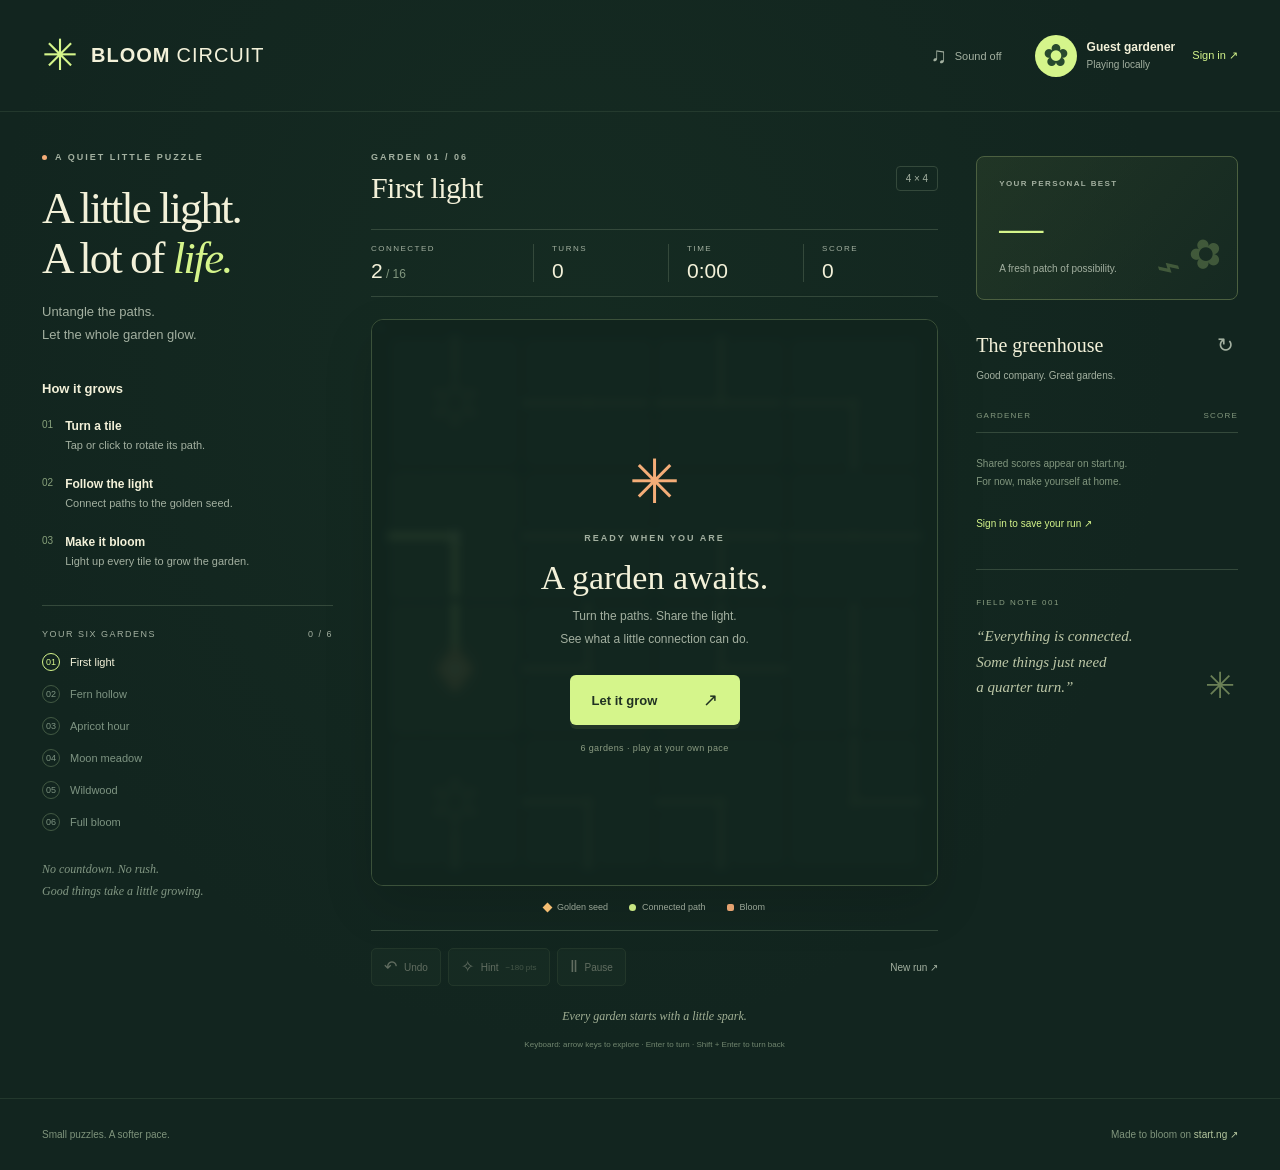
<file: index.html>
<!doctype html>
<html lang="en">
<head>
  <meta charset="UTF-8">
  <meta name="viewport" content="width=device-width, initial-scale=1">
  <meta name="theme-color" content="#12251f">
  <meta name="description" content="A little light. A lot of life. Rotate the paths, connect every tile, and bring six quiet gardens into bloom.">
  <meta property="og:title" content="Bloom Circuit">
  <meta property="og:description" content="A cozy connection puzzle. Six gardens waiting for a little light.">
  <meta property="og:image" content="./cover.png">
  <title>Bloom Circuit — a little light, a lot of life</title>
  <link rel="icon" type="image/svg+xml" href="./icon.svg">
  <link rel="stylesheet" href="./style.css">
</head>
<body>
  <header class="header wrap">
    <a href="./" class="brand" aria-label="Bloom Circuit home"><span class="brand-mark" aria-hidden="true">✳</span><span>BLOOM<span class="brand-light">CIRCUIT</span></span></a>
    <div class="header-right">
      <button id="sound" class="icon-button" aria-label="Turn sound on" aria-pressed="false" title="Sound">♫<span class="sound-label">Sound off</span></button>
      <div class="profile" id="player-card">
        <div class="face-wrap"><img id="player-face" alt="Your start.ng character" hidden><span id="guest-face" aria-hidden="true">✿</span></div>
        <div class="profile-copy"><b id="player-name">Guest gardener</b><span id="player-account">Playing locally</span></div>
        <a id="player-sign-in" class="sign-in" href="https://start.ng/">Sign in ↗</a>
      </div>
    </div>
  </header>

  <main class="wrap layout">
    <aside class="intro">
      <div class="eyebrow"><span class="small-spark"></span> A QUIET LITTLE PUZZLE</div>
      <h1>A little light.<br> A lot of <em>life.</em></h1>
      <p class="lede">Untangle the paths.<br> Let the whole garden glow.</p>
      <div class="how-to"><h2>How it grows</h2><ol><li><span>01</span><p><b>Turn a tile</b>Tap or click to rotate its path.</p></li><li><span>02</span><p><b>Follow the light</b>Connect paths to the golden seed.</p></li><li><span>03</span><p><b>Make it bloom</b>Light up every tile to grow the garden.</p></li></ol></div>
      <div class="journey"><div class="section-label">YOUR SIX GARDENS <span id="journey-count">0 / 6</span></div><div id="journey-list"></div></div>
      <p class="gentle-note">No countdown. No rush.<br>Good things take a little growing.</p>
    </aside>

    <section class="game-panel" aria-label="Bloom Circuit game">
      <div class="game-heading"><div><div class="eyebrow" id="garden-number">GARDEN 01 / 06</div><h2 id="garden-name">First light</h2></div><span class="size-badge" id="garden-size">4 × 4</span></div>
      <div class="stats"><div><span>CONNECTED</span><b><span id="connected">1</span><small id="tile-total"> / 16</small></b></div><div><span>TURNS</span><b id="moves">0</b></div><div><span>TIME</span><b id="timer">0:00</b></div><div><span>SCORE</span><b id="score">0</b></div></div>
      <div class="board-surround"><div class="board-detail top-left" aria-hidden="true">✦</div><div class="board-detail bottom-right" aria-hidden="true">✦</div><div id="board" class="board" role="group" aria-label="Garden tiles"></div><div id="board-overlay" class="board-overlay"><span class="overlay-flower" aria-hidden="true">✳</span><div class="eyebrow">READY WHEN YOU ARE</div><h2>A garden awaits.</h2><p>Turn the paths. Share the light.<br>See what a little connection can do.</p><button id="start" class="primary">Let it grow <span>↗</span></button><span class="overlay-footnote">6 gardens · play at your own pace</span></div></div>
      <div class="garden-footer"><span><i class="legend-seed"></i>Golden seed</span><span><i class="legend-path"></i>Connected path</span><span><i class="legend-flower"></i>Bloom</span></div>
      <div class="game-controls"><button id="undo" class="secondary" disabled><span aria-hidden="true">↶</span> Undo</button><button id="hint" class="secondary" disabled><span aria-hidden="true">✧</span> Hint <small>−180 pts</small></button><button id="pause" class="secondary" disabled><span aria-hidden="true">Ⅱ</span> Pause</button><button id="new-run" class="text-button">New run ↗</button></div>
      <p class="board-caption" id="garden-note">Every garden starts with a little spark.</p>
      <p class="keyboard-note">Keyboard: arrow keys to explore · Enter to turn · Shift + Enter to turn back</p>
    </section>

    <aside class="right-sidebar">
      <section class="score-card"><span class="eyebrow">YOUR PERSONAL BEST</span><div class="best-value" id="personal-best">—</div><p id="best-description">A fresh patch of possibility.</p><span class="little-vine" aria-hidden="true">⌁ ✿</span></section>
      <section class="leaderboard"><div class="leaderboard-heading"><h2>The greenhouse</h2><button id="refresh-board" class="icon-button" aria-label="Refresh leaderboard">↻</button></div><p>Good company. Great gardens.</p><div class="board-columns"><span>GARDENER</span><span>SCORE</span></div><ol id="leaderboard-list"></ol><p class="leaderboard-status" id="leaderboard-status">Shared scores appear on start.ng.<br>For now, make yourself at home.</p><a class="leaderboard-link" id="leaderboard-sign-in" href="https://start.ng/">Sign in to save your run ↗</a></section>
      <div class="field-note"><span>FIELD NOTE 001</span><p>“Everything is connected.<br>Some things just need<br>a quarter turn.”</p><span class="note-flower" aria-hidden="true">✳</span></div>
    </aside>
  </main>
  <footer class="wrap footer"><span>Small puzzles. A softer pace.</span><a href="https://start.ng/" target="_blank" rel="noopener">Made to bloom on <b>start.ng ↗</b></a></footer>
  <div class="toast" id="toast" role="status" aria-live="polite"></div>
  <dialog id="modal"><div id="modal-content"></div></dialog>
  <script type="module" src="./game.mjs"></script>
</body>
</html>
</file>
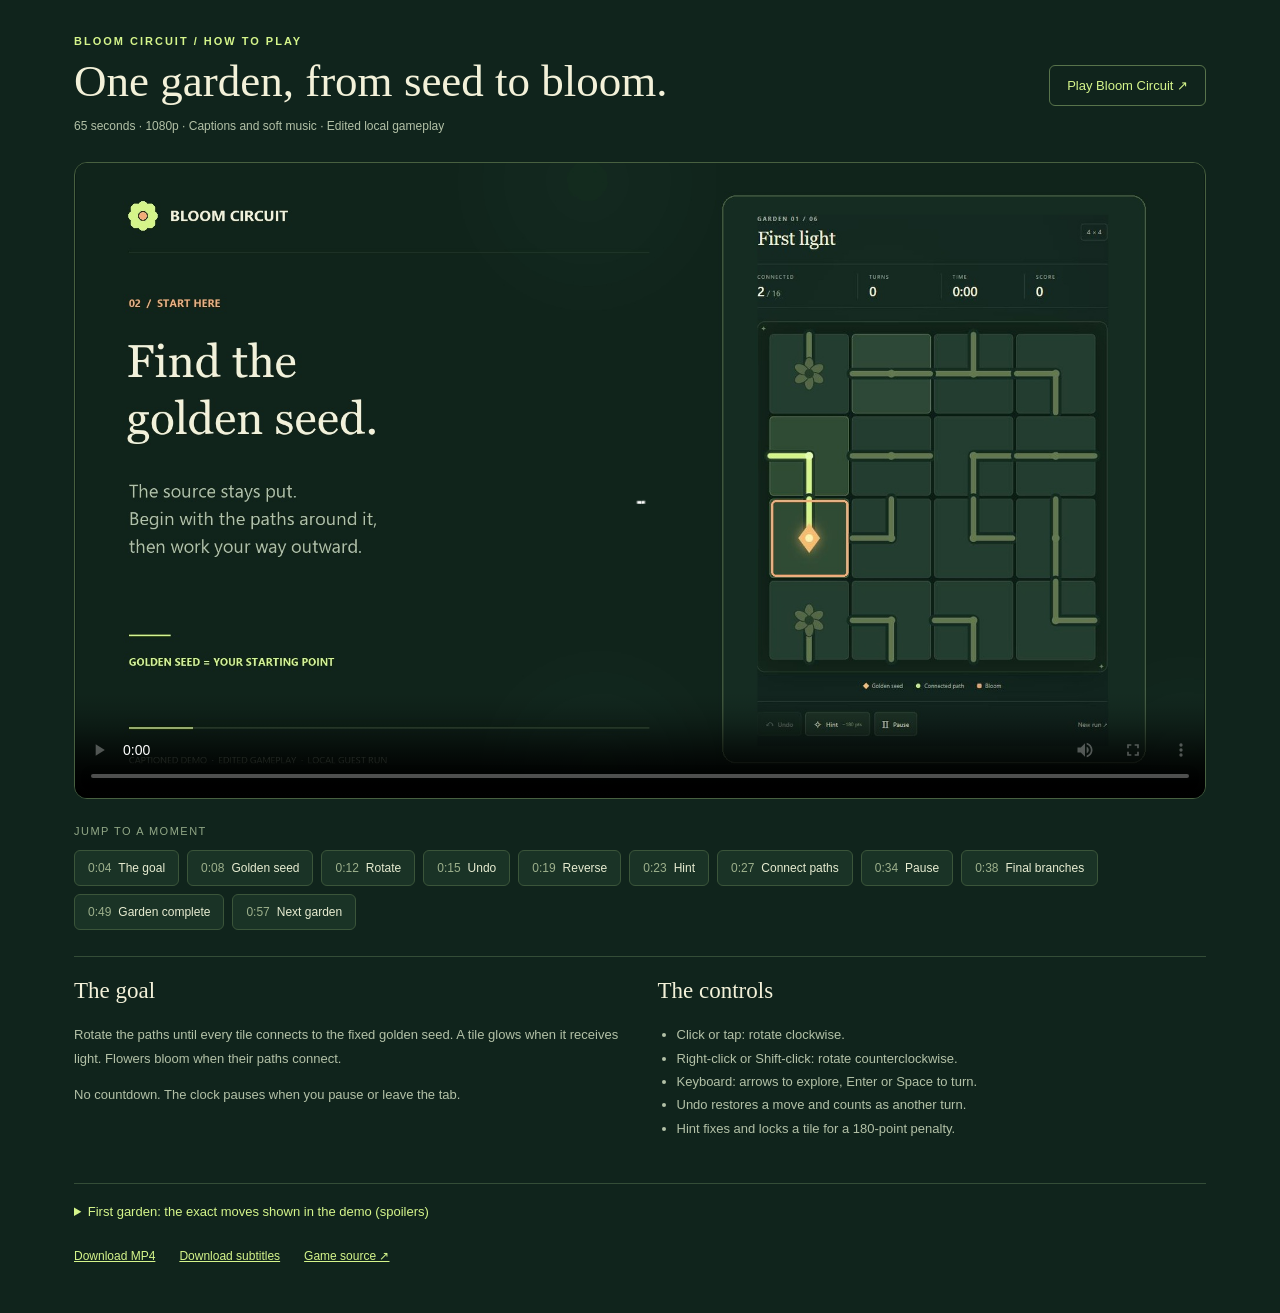
<file: walkthrough/Bloom-Circuit-Walkthrough.html>
<!doctype html>
<html lang="en"><head><meta charset="utf-8"><meta name="viewport" content="width=device-width,initial-scale=1"><title>Bloom Circuit — Gameplay walkthrough</title><style>
:root{color-scheme:dark;font-family:Segoe UI,Arial,sans-serif;background:#10241c;color:#f3f1d9}*{box-sizing:border-box}body{margin:0}main{max-width:1180px;margin:auto;padding:35px 24px 50px}header{display:flex;justify-content:space-between;align-items:center;gap:20px;margin-bottom:26px}h1{font:400 clamp(28px,4vw,45px) Georgia,serif;margin:8px 0}p{color:#b3c1a7;line-height:1.7}.eyebrow{color:#d5f58b;font-size:11px;letter-spacing:2px;font-weight:700}.meta{font-size:12px;margin:9px 0 0}.play{color:#d5f58b;font-size:13px;text-decoration:none;border:1px solid #58734b;border-radius:6px;padding:12px 17px;white-space:nowrap}video{display:block;width:100%;aspect-ratio:16/9;background:#0b1c15;border:1px solid #486040;border-radius:13px}.chapter-label{font-size:11px;letter-spacing:1.5px;color:#91a786;margin-top:26px}.chapters{display:flex;flex-wrap:wrap;gap:8px;margin-top:13px}button{background:#1a3326;color:#e7ecd1;border:1px solid #3b553a;border-radius:6px;padding:10px 13px;font:12px Segoe UI,Arial,sans-serif;cursor:pointer}button:hover{background:#304a30;border-color:#9ab379}button:focus-visible,a:focus-visible{outline:3px solid #f4ad78;outline-offset:3px}button span{color:#9db08c;margin-right:7px;font-variant-numeric:tabular-nums}.notes{display:grid;grid-template-columns:1fr 1fr;gap:35px;margin-top:26px;border-top:1px solid #344d37;padding-top:21px}.notes h2{font:400 23px Georgia,serif;margin-top:0}.notes p,.notes li{font-size:13px;color:#b3c1a7;line-height:1.8}ul{padding-left:19px}details{margin-top:27px;border-top:1px solid #344d37;padding-top:20px}summary{cursor:pointer;font-size:13px;color:#d5f58b}table{border-collapse:collapse;margin-top:18px;width:100%;font-size:12px}td,th{padding:10px;text-align:left;border-bottom:1px solid #344d37}th{color:#8da380;font-weight:500}footer{margin-top:30px;display:flex;gap:24px;flex-wrap:wrap;font-size:12px}footer a{color:#d5f58b}@media(max-width:650px){main{padding:24px 16px}header{align-items:start;flex-direction:column;gap:12px}.notes{grid-template-columns:1fr;gap:12px}.chapters button{font-size:11px;padding:9px 10px}.play{padding:9px 13px}}
</style></head><body><main>
<header><div><div class="eyebrow">BLOOM CIRCUIT / HOW TO PLAY</div><h1>One garden, from seed to bloom.</h1><p class="meta">65 seconds · 1080p · Captions and soft music · Edited local gameplay</p></div><a class="play" href="https://bloom-circuit.start.ng/" target="_blank" rel="noopener">Play Bloom Circuit ↗</a></header>
<video id="demo" controls playsinline preload="metadata" poster="./bloom-circuit-walkthrough-poster.jpg"><source src="./bloom-circuit-walkthrough.mp4" type="video/mp4"><track kind="captions" src="./bloom-circuit-walkthrough.vtt" srclang="en" label="English">Your browser cannot play this video. <a href="./bloom-circuit-walkthrough.mp4">Download the MP4</a>.</video>
<div class="chapter-label">JUMP TO A MOMENT</div><nav class="chapters" aria-label="Video chapters">
<button data-time="4"><span>0:04</span>The goal</button><button data-time="8"><span>0:08</span>Golden seed</button><button data-time="12.5"><span>0:12</span>Rotate</button><button data-time="15.5"><span>0:15</span>Undo</button><button data-time="19"><span>0:19</span>Reverse</button><button data-time="23"><span>0:23</span>Hint</button><button data-time="27.5"><span>0:27</span>Connect paths</button><button data-time="34.9"><span>0:34</span>Pause</button><button data-time="38.7"><span>0:38</span>Final branches</button><button data-time="49.5"><span>0:49</span>Garden complete</button><button data-time="57"><span>0:57</span>Next garden</button></nav>
<section class="notes"><div><h2>The goal</h2><p>Rotate the paths until every tile connects to the fixed golden seed. A tile glows when it receives light. Flowers bloom when their paths connect.</p><p>No countdown. The clock pauses when you pause or leave the tab.</p></div><div><h2>The controls</h2><ul><li>Click or tap: rotate clockwise.</li><li>Right-click or Shift-click: rotate counterclockwise.</li><li>Keyboard: arrows to explore, Enter or Space to turn.</li><li>Undo restores a move and counts as another turn.</li><li>Hint fixes and locks a tile for a 180-point penalty.</li></ul></div></section>
<details><summary>First garden: the exact moves shown in the demo (spoilers)</summary><p>Rows count from the top; columns count from the left. Begin with a fresh run of <b>First light</b>.</p><table><thead><tr><th>Step</th><th>Action</th></tr></thead><tbody>
<tr><td>1–3</td>Row 2, column 1: clockwise once; Undo; counterclockwise once.</td></tr><tr><td>4</td>Use one Hint. It fixes row 1, column 1.</td></tr><tr><td>5</td>Row 2, column 3: clockwise twice.</td></tr><tr><td>6</td>Row 1, column 3: clockwise twice.</td></tr><tr><td>7</td>Row 2, column 4: clockwise once. Pause and resume if you like.</td></tr><tr><td>8</td>Row 4, column 4: counterclockwise once.</td></tr><tr><td>9</td>Row 4, column 3: clockwise twice.</td></tr><tr><td>10</td>Row 3, column 3: clockwise twice.</td></tr><tr><td>11</td>Row 3, column 2: clockwise twice.</td></tr><tr><td>12</td>Row 4, column 2: clockwise once.</td></tr><tr><td>13</td>Row 4, column 1: counterclockwise once.</td></tr>
</tbody></table><p>Result: 16 of 16 tiles connected · 17 turns · 1 hint · <b>1,416 points</b>.<br>Garden score = max(100, 1,800 − 12 × turns − 180 × hints).</p></details>
<footer><a href="./bloom-circuit-walkthrough.mp4" download>Download MP4</a><a href="./bloom-circuit-walkthrough.srt" download>Download subtitles</a><a href="https://github.com/FlexxSir/bloom-circuit" target="_blank" rel="noopener">Game source ↗</a></footer>
</main><script>const video=document.getElementById('demo');document.querySelectorAll('[data-time]').forEach(button=>button.addEventListener('click',()=>{video.currentTime=Number(button.dataset.time);video.play().catch(()=>{});}));</script></body></html>
</file>
<file: style.css>
:root{color-scheme:dark;--bg:#12251f;--panel:#1a3027;--border:#34493b;--muted:#a3b0a0;--cream:#f3f1d9;--lime:#d5f58b;--green:#a6dda2;--orange:#f4ad78;--tile:#233d30;--dim:#64785a;font-family:'Segoe UI',Arial,sans-serif;font-synthesis:none}*{box-sizing:border-box}body{margin:0;background:var(--bg);color:var(--cream);background-image:radial-gradient(ellipse at 45% 30%,#264b312b,transparent 60%);min-height:100vh}button,a{-webkit-tap-highlight-color:transparent}button{font:inherit;cursor:pointer}a{color:inherit;text-decoration:none}button:focus-visible,a:focus-visible{outline:3px solid var(--orange);outline-offset:4px}button:disabled{opacity:.35;cursor:default}button{touch-action:manipulation}[hidden]{display:none!important}.wrap{max-width:1440px;margin:0 auto;padding:0 42px}.header{height:112px;display:flex;align-items:center;justify-content:space-between;border-bottom:1px solid #34493b88}.brand{display:flex;gap:12px;align-items:center;font-weight:800;font-size:20px;letter-spacing:1px}.brand-mark{font-size:43px;line-height:1;color:var(--lime)}.brand-light{font-weight:350;margin-left:6px}.header-right{display:flex;align-items:center;gap:25px}.icon-button{border:0;color:var(--muted);background:transparent;font-size:22px;padding:8px;display:flex;align-items:center;gap:8px}.sound-label{font-size:11px}.profile{display:flex;align-items:center;gap:10px}.face-wrap{display:grid;place-items:center;width:42px;height:42px;border-radius:50%;background:#d5f58b;color:#284a2d;font-size:31px}.face-wrap img{width:42px;height:42px;border-radius:50%;object-fit:cover}.profile-copy b{display:block;font-size:12px;font-weight:600;max-width:140px;overflow:hidden;text-overflow:ellipsis;white-space:nowrap}.profile-copy span{font-size:10px;color:var(--muted)}.sign-in{font-size:11px;color:var(--lime);margin-left:7px}.layout{display:grid;grid-template-columns:minmax(190px,1fr) minmax(350px,1.95fr) minmax(190px,.9fr);gap:38px;padding-top:40px;padding-bottom:38px;align-items:start}.eyebrow{font-size:9px;letter-spacing:2px;font-weight:700;color:var(--muted);display:flex;gap:8px;align-items:center}.small-spark{width:5px;height:5px;border-radius:50%;background:var(--orange)}h1{font-family:Georgia,'Times New Roman',serif;font-size:45px;font-weight:400;line-height:1.1;letter-spacing:-2px;margin:22px 0 17px}h1 em{font-weight:400;color:var(--lime)}.lede{color:var(--muted);font-size:13px;line-height:1.8;margin:0}.how-to{margin-top:34px}.how-to h2{font-size:13px;font-weight:600;margin-bottom:20px}.how-to ol{list-style:none;padding:0;margin:0}.how-to li{display:flex;gap:12px;align-items:start;margin-bottom:19px}.how-to li>span{font-size:10px;color:#88a17b;padding-top:3px;font-variant-numeric:tabular-nums}.how-to p{margin:0;color:var(--muted);font-size:11px;line-height:1.7}.how-to b{font-weight:600;color:var(--cream);display:block;font-size:12px}.journey{margin-top:34px;padding-top:23px;border-top:1px solid var(--border)}.section-label{font-size:9px;letter-spacing:1.5px;color:var(--muted);display:flex;justify-content:space-between}.garden-step{display:flex;gap:10px;align-items:center;color:#7e9482;font-size:11px;margin-top:14px}.garden-step i{font-style:normal;font-size:9px;width:18px;height:18px;border-radius:50%;border:1px solid #425943;display:grid;place-items:center}.garden-step.current{color:var(--cream)}.garden-step.current i{border-color:var(--lime);color:var(--lime)}.garden-step.done{color:var(--green)}.garden-step.done i{color:var(--bg);background:var(--green);border-color:var(--green)}.gentle-note{color:#829783;font:italic 12px/1.8 Georgia,serif;margin-top:28px}.game-panel{min-width:0}.game-heading{display:flex;align-items:center;justify-content:space-between;margin-bottom:24px}.game-heading h2{font:400 30px Georgia,serif;letter-spacing:-.5px;margin:9px 0 0}.size-badge{font-size:10px;color:var(--muted);border:1px solid var(--border);border-radius:4px;padding:6px 9px}.stats{display:grid;grid-template-columns:1.2fr 1fr 1fr 1fr;border-top:1px solid var(--border);border-bottom:1px solid var(--border);padding:14px 0;margin-bottom:22px}.stats>div{padding-left:18px;border-left:1px solid var(--border)}.stats>div:first-child{padding-left:0;border-left:0}.stats>div>span{font-size:8px;letter-spacing:1.5px;color:var(--muted);display:block;margin-bottom:6px}.stats b{font-size:21px;line-height:1.1;font-variant-numeric:tabular-nums;font-weight:500}.stats small{font-size:12px;color:#81967e}.board-surround{position:relative;background:#0d1d17;padding:19px;border:1px solid #3b513a;border-radius:12px;box-shadow:0 20px 50px #0002,inset 0 0 50px #182c1e}.board{display:grid;grid-template-columns:repeat(var(--size,4),1fr);gap:5px;aspect-ratio:1;isolation:isolate}.tile{position:relative;display:block;min-width:0;width:100%;aspect-ratio:1;padding:0;background:var(--tile);border:1px solid #3b533b;border-radius:6px;transition:background .25s,border-color .25s;overflow:visible}.tile:hover:not(:disabled){background:#35503a;border-color:#95b274;z-index:2}.tile:disabled{opacity:1;cursor:default}.tile:focus-visible{outline-offset:1px;z-index:3}.tile.lit{background:#304b34;border-color:#6f9254}.tile svg{display:block;width:100%;height:100%;overflow:visible;pointer-events:none}.tile .paths{transform:rotate(calc(var(--turns)*90deg));transform-origin:50% 50%;transition:transform .22s cubic-bezier(.3,.8,.3,1)}.pipe-shadow{stroke:#142b21;stroke-width:15;fill:none;stroke-linecap:round}.pipe{stroke:#627650;stroke-width:7;fill:none;stroke-linecap:round;transition:stroke .25s}.lit .pipe{stroke:var(--lime);filter:drop-shadow(0 0 3px #c8f67c55)}.junction{fill:#647950;transition:fill .25s}.lit .junction{fill:#e3ffaf}.flower{fill:#546747;stroke:#1b3124;stroke-width:1;transition:fill .3s}.lit .flower{fill:var(--orange);filter:drop-shadow(0 0 5px #f4ad7855)}.flower-core{fill:#263d2a}.lit .flower-core{fill:#fff1b3}.seed-glow{fill:#f4bd72;filter:drop-shadow(0 0 7px #ffbb66aa)}.seed-center{fill:#fff1af}.hinted:after{position:absolute;right:4px;top:0;content:'✧';font-size:12px;color:var(--orange)}.board-detail{position:absolute;color:#73845b;font-size:10px;z-index:1;pointer-events:none}.top-left{left:5px;top:3px}.bottom-right{right:5px;bottom:3px}.board-overlay{position:absolute;inset:0;background:#12251fee;backdrop-filter:blur(4px);border-radius:12px;display:flex;align-items:center;justify-content:center;flex-direction:column;text-align:center;z-index:6;padding:20px}.overlay-flower{font-size:61px;line-height:1;color:var(--orange);margin-bottom:20px}.board-overlay h2{font:400 34px Georgia,serif;margin:16px 0 8px}.board-overlay p{color:var(--muted);font-size:12px;line-height:1.9;margin:0 0 24px}.primary{border:0;background:var(--lime);color:#203122;font-size:13px;font-weight:650;border-radius:6px;padding:14px 22px;min-width:170px;display:inline-flex;align-items:center;justify-content:space-between;gap:28px;box-shadow:0 4px 0 #92a86422}.primary:hover{background:#e3ffa5;transform:translateY(-1px)}.primary span{font-size:18px}.overlay-footnote{font-size:9px;color:#8c9d83;letter-spacing:.4px;margin-top:18px}.garden-footer{display:flex;justify-content:center;gap:21px;font-size:9px;color:var(--muted);padding:16px 0 18px}.garden-footer span{display:flex;align-items:center;gap:6px}.garden-footer i{display:inline-block;width:7px;height:7px}.legend-seed{background:#f4bd72;transform:rotate(45deg)}.legend-path{background:var(--lime);border-radius:50%}.legend-flower{background:var(--orange);border-radius:2px}.game-controls{display:flex;gap:7px;align-items:center;border-top:1px solid var(--border);padding-top:17px}.secondary{display:flex;align-items:center;gap:7px;color:var(--cream);background:#1e3529;border:1px solid #42583f;border-radius:5px;font-size:10px;padding:10px 12px}.secondary span{font-size:16px;line-height:1}.secondary:hover:enabled{background:#344b32}.secondary small{font-size:8px;color:#9eac90}.text-button{font-size:10px;background:none;border:0;color:var(--muted);padding:10px 0 10px 10px;margin-left:auto;white-space:nowrap}.text-button:hover{color:var(--lime)}.board-caption{text-align:center;font:italic 12px Georgia,serif;color:#a2b095;margin:23px 0 0}.keyboard-note{text-align:center;color:#71866f;font-size:8px;margin-top:14px;line-height:1.7}.right-sidebar{padding-top:4px}.score-card{padding:22px;border:1px solid #4c6040;border-radius:8px;background:linear-gradient(130deg,#354b2e66,#243b2b33);position:relative;overflow:hidden}.score-card .eyebrow{font-size:8px;letter-spacing:1.4px}.best-value{font:400 44px Georgia,serif;color:var(--lime);line-height:1;margin-top:18px}.score-card p{font-size:10px;line-height:1.7;color:var(--muted);position:relative;z-index:1;max-width:140px;margin-bottom:0}.little-vine{position:absolute;right:13px;bottom:17px;font-size:40px;color:#b5d57e44;transform:rotate(-18deg)}.leaderboard{margin-top:33px}.leaderboard-heading{display:flex;align-items:center;justify-content:space-between}.leaderboard-heading h2{font:400 20px Georgia,serif;margin:0}.leaderboard-heading .icon-button{font-size:20px;padding:0 4px}.leaderboard>p{font-size:10px;color:var(--muted);line-height:1.8}.board-columns{display:flex;justify-content:space-between;margin-top:26px;padding-bottom:12px;border-bottom:1px solid var(--border);font-size:8px;letter-spacing:1.2px;color:#83987e}.leaderboard ol{list-style:none;margin:0;padding:0}.leaderboard li{display:grid;grid-template-columns:18px 1fr auto;gap:6px;padding:13px 0;border-bottom:1px solid #34493b88;align-items:center;font-size:11px}.leaderboard li .rank{font-size:9px;color:#7d957a}.leaderboard li .leader-name{overflow:hidden;text-overflow:ellipsis;white-space:nowrap}.leaderboard li b{font-size:11px;font-weight:500;color:var(--lime)}.leaderboard li.self .leader-name{color:var(--lime)}.leaderboard-status{padding:12px 0;color:#81967e!important}.leaderboard-link{color:var(--lime);font-size:10px}.field-note{margin-top:38px;border-top:1px solid var(--border);padding-top:21px;position:relative}.field-note>span:first-child{font-size:8px;letter-spacing:1.5px;color:#899d80}.field-note p{font:italic 15px/1.7 Georgia,serif;color:#bdc7a7}.note-flower{position:absolute;bottom:-6px;right:3px;color:#6b8056;font-size:36px}.footer{display:flex;align-items:center;justify-content:space-between;border-top:1px solid #34493b88;min-height:72px;font-size:10px;color:#7f947c}.footer b{color:#b5c79f;font-weight:500}.toast{position:fixed;bottom:24px;left:50%;transform:translate(-50%,20px);border:1px solid #718353;background:#2c412b;color:var(--cream);padding:12px 20px;border-radius:7px;z-index:30;opacity:0;pointer-events:none;transition:opacity .2s,transform .2s;max-width:90vw;font-size:12px;box-shadow:0 6px 22px #0004}.toast.visible{opacity:1;transform:translate(-50%,0)}dialog{padding:32px;max-width:420px;width:calc(100% - 32px);border-radius:12px;background:#1c3428;border:1px solid #78975b;color:var(--cream);text-align:center;box-shadow:0 24px 100px #0009}dialog::backdrop{background:#08150ed9;backdrop-filter:blur(6px)}dialog h2{font:400 34px Georgia,serif;letter-spacing:-.8px;margin:13px 0}dialog p{font-size:12px;line-height:1.8;color:var(--muted)}dialog .modal-flower{color:var(--orange);font-size:55px}dialog .result-stats{display:flex;justify-content:space-around;padding:20px 0;margin:20px 0;border-block:1px solid #47603c}dialog .result-stats b{font:400 29px Georgia,serif;color:var(--lime);display:block}dialog .result-stats span{font-size:9px;letter-spacing:1px;color:var(--muted)}dialog .primary{margin-top:10px}dialog .secondary{margin:16px auto 0;display:inline-flex}.modal-save{min-height:20px;font-size:10px!important}.pulse .lit{animation:bloom .65s ease-in-out}@keyframes bloom{50%{background:#55703e;box-shadow:0 0 14px #d5f58b33}}@media(min-width:1500px){.wrap{max-width:1480px;padding-inline:60px}.layout{gap:48px;padding-top:48px}.intro{padding-top:12px}h1{font-size:51px}}@media(max-width:1150px){.wrap{padding-inline:28px}.layout{gap:24px;grid-template-columns:180px minmax(330px,1fr) 180px}h1{font-size:36px}.game-controls{flex-wrap:wrap}.secondary{padding:9px}.secondary small{display:none}.score-card{padding:17px}.leaderboard-heading h2{font-size:18px}.garden-footer{gap:13px}}@media(max-width:960px){.layout{grid-template-columns:180px minmax(330px,1fr);max-width:880px}.right-sidebar{grid-column:1/-1;display:grid;grid-template-columns:1fr 1.3fr 1fr;gap:26px;margin-top:8px}.score-card{align-self:start}.leaderboard{margin-top:0}.field-note{margin-top:0}.header{height:90px}.header-right{gap:12px}.profile-copy{display:none}.game-controls{flex-wrap:nowrap}.secondary small{display:inline}}@media(max-width:650px){.wrap{padding-inline:20px}.header{height:78px}.brand{font-size:15px;gap:8px;letter-spacing:.5px}.brand-mark{font-size:32px}.header-right{gap:5px}.sound-label{display:none}.face-wrap,.face-wrap img{width:32px;height:32px}.face-wrap{font-size:24px}.profile{gap:5px}.sign-in{font-size:9px}.layout{display:flex;flex-direction:column;padding-top:25px;gap:23px}.intro{width:100%}.intro>.eyebrow{font-size:8px}h1{font-size:33px;margin:13px 0 5px;line-height:1.1;letter-spacing:-1.1px}h1 br{display:none}h1 em{white-space:nowrap}.lede{font-size:11px;line-height:1.7}.lede br{display:none}.how-to,.journey,.gentle-note{display:none}.game-panel{width:100%}.game-heading{margin-bottom:18px}.game-heading h2{font-size:27px;margin-top:7px}.stats{padding:12px 0;margin-bottom:16px}.stats b{font-size:20px}.board-surround{padding:13px;border-radius:10px}.board{gap:4px}.tile{border-radius:4px}.garden-footer{font-size:8px;padding-block:13px;gap:18px}.game-controls{padding-top:14px;gap:5px}.secondary{font-size:10px;padding:9px 10px}.secondary small{display:none}.text-button{font-size:9px}.keyboard-note{display:none}.board-caption{font-size:11px;margin-top:19px}.right-sidebar{display:grid;width:100%;grid-template-columns:1fr 1.2fr;gap:22px;padding-top:20px;border-top:1px solid var(--border)}.score-card{padding:18px 15px}.score-card .eyebrow{font-size:7px;letter-spacing:1px}.best-value{font-size:35px;margin-top:13px}.field-note{display:none}.leaderboard-heading h2{font-size:18px}.leaderboard>p{font-size:9px}.board-columns{margin-top:15px;font-size:7px}.leaderboard-status{font-size:9px!important;padding:6px 0}.leaderboard-link{font-size:9px}.footer{margin-top:8px;min-height:65px;font-size:8px}.overlay-flower{font-size:47px;margin-bottom:13px}.board-overlay h2{font-size:29px;margin-top:12px}.board-overlay p{font-size:11px;margin-bottom:20px}.overlay-footnote{font-size:8px}.primary{padding:12px 19px;font-size:12px}.tile:focus-visible{outline-width:2px}}@media(prefers-reduced-motion:reduce){*,*:before,*:after{animation:none!important;transition:none!important;scroll-behavior:auto!important}}
</file>
